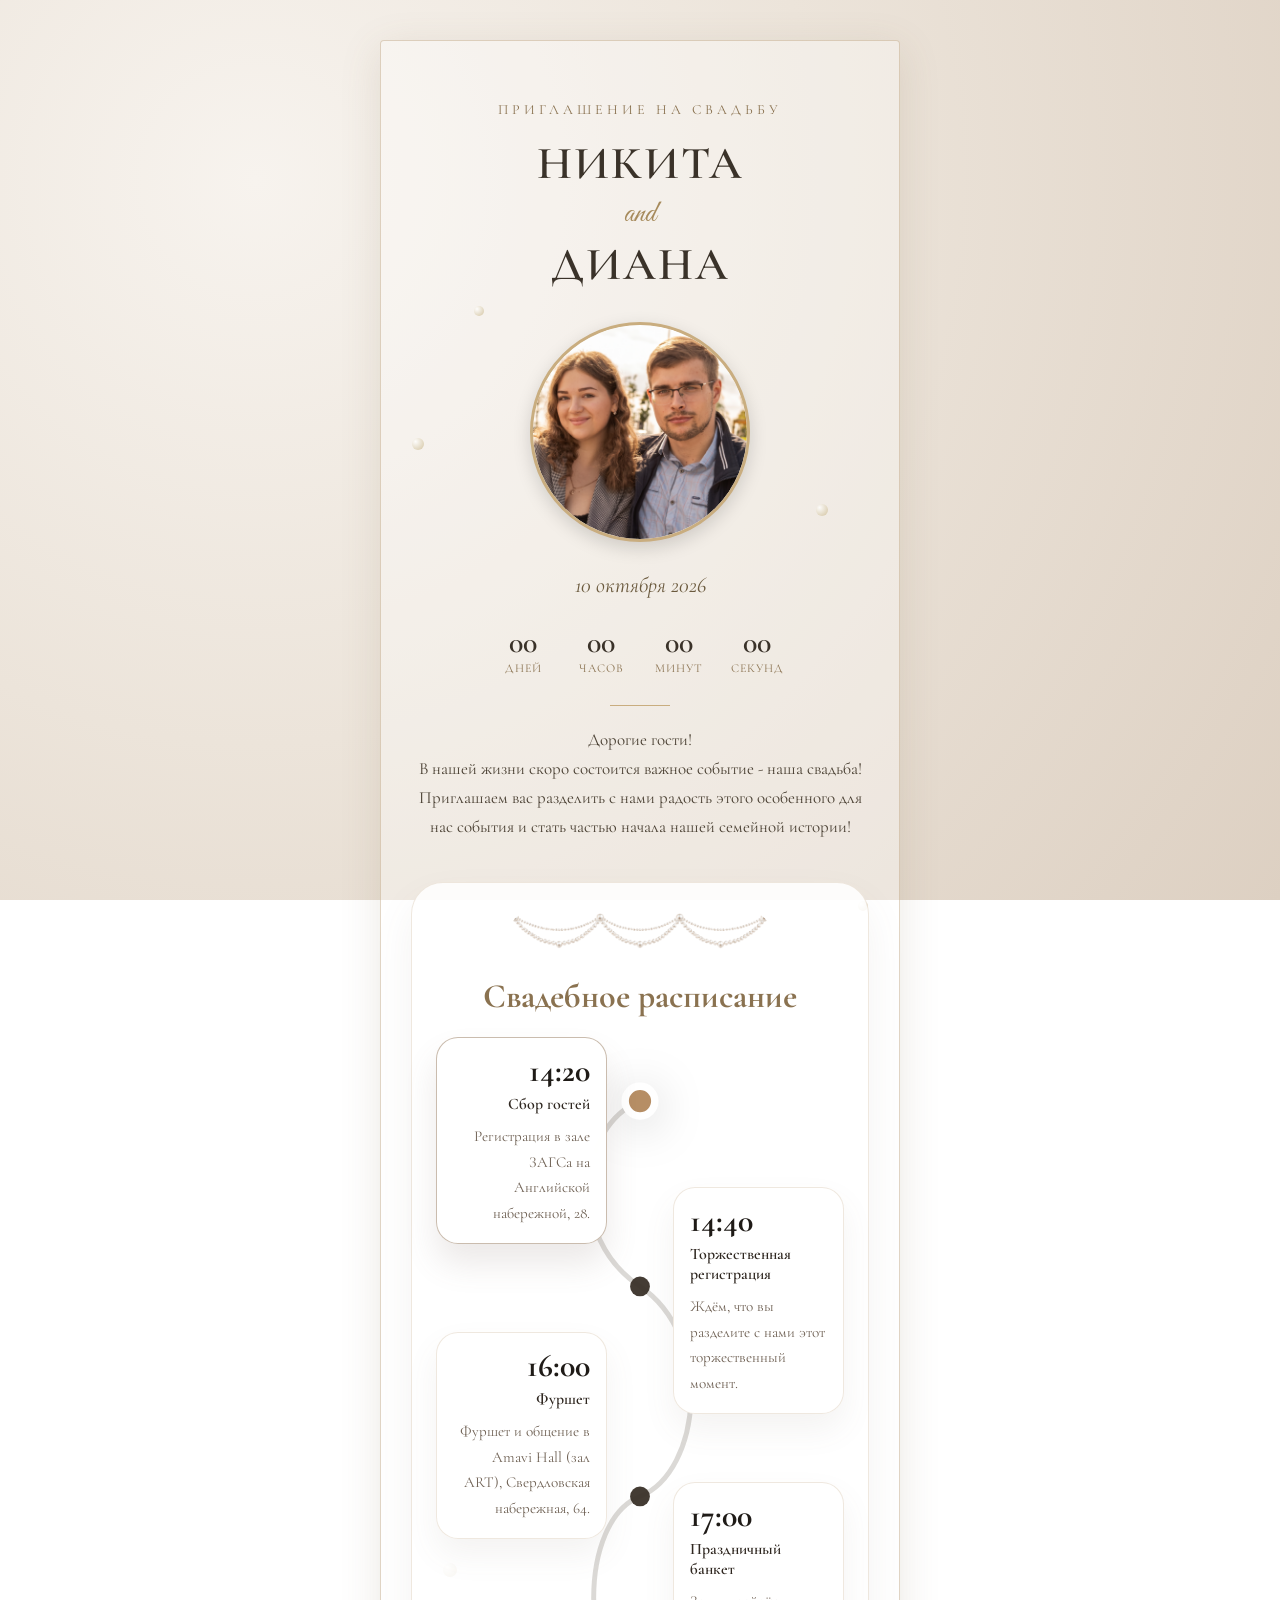
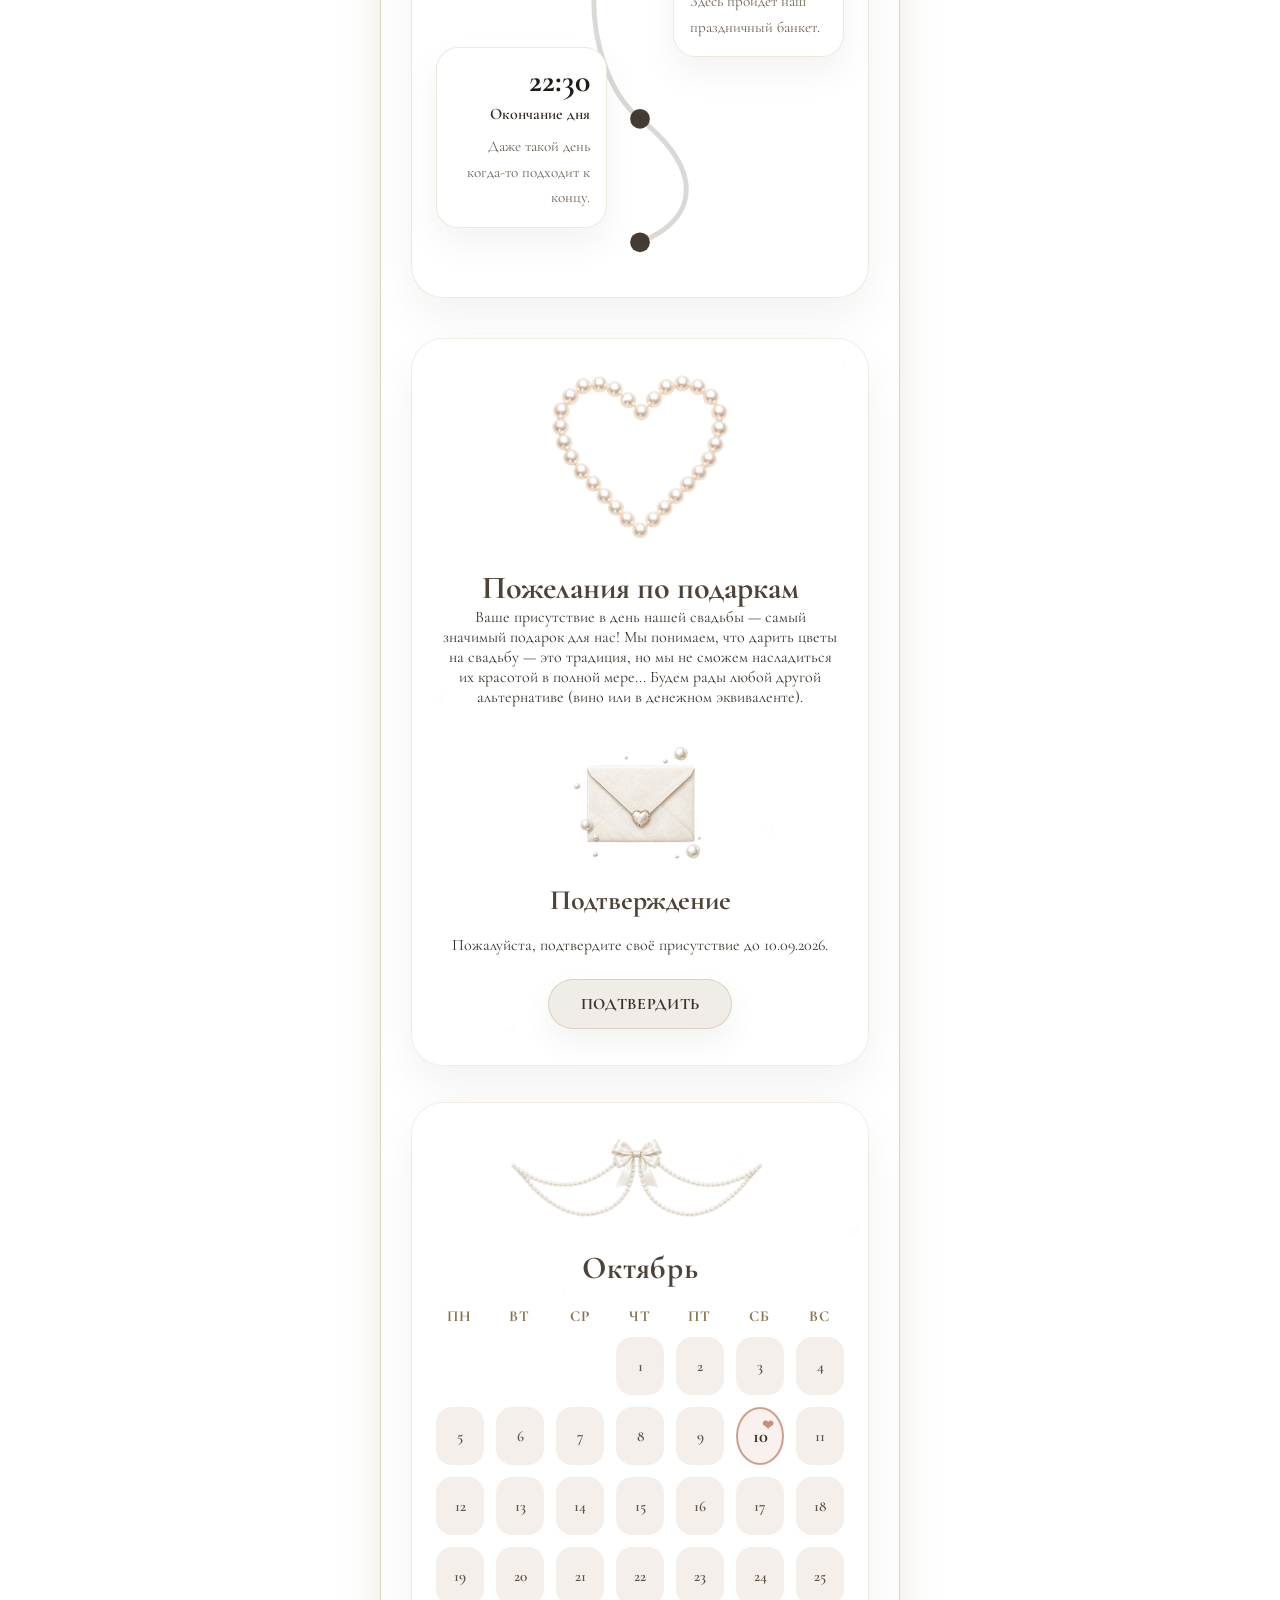
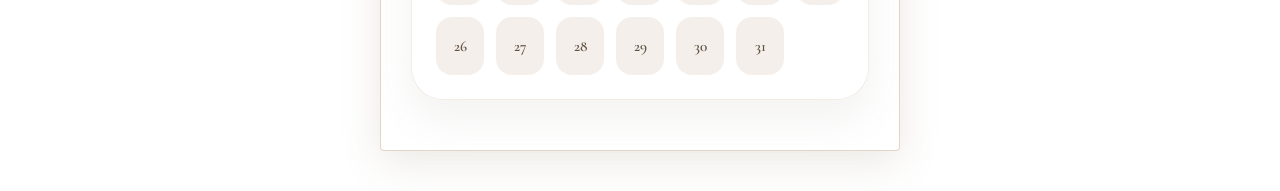
<file: index.html>
<!DOCTYPE html>
<html lang="ru">
<head>
<meta charset="UTF-8">
  <meta http-equiv="Cache-Control" content="no-cache, no-store, must-revalidate">
  <meta http-equiv="Pragma" content="no-cache">
  <meta http-equiv="Expires" content="0">
<title>Приглашение на свадьбу — Никита и Диана</title>
<style>
  @import url('https://fonts.googleapis.com/css2?family=Cormorant+Garamond:ital,wght@0,400;0,600;1,400&family=Great+Vibes&display=swap');
  * { box-sizing: border-box; margin: 0; padding: 0; }
  body {
    font-family: 'Cormorant Garamond', serif;
    background: radial-gradient(circle at 20% 20%, #f7f3ee 0%, #ece4da 45%, #ddd0c2 100%);
    background-attachment: fixed;
    color: #3a3229;
    min-height: 100vh;
    display: flex;
    justify-content: center;
    padding: 40px 16px;
  }
  .card {
    position: relative;
    width: 100%;
    max-width: 520px;
    background: rgba(255,255,255,0.35);
    border: 1px solid rgba(180,150,110,0.4);
    border-radius: 4px;
    padding: 60px 30px 50px;
    text-align: center;
    box-shadow: 0 10px 40px rgba(120,100,70,0.15);
  }
  .kicker { letter-spacing: 4px; text-transform: uppercase; font-size: 14px; color: #8a7250; margin-bottom: 18px; }
  .names { font-size: 46px; line-height: 1.2; font-weight: 600; letter-spacing: 2px; }
  .and { font-family: 'Great Vibes', cursive; font-size: 30px; color: #a68a5b; margin: 4px 0; }
  .photo-wrap {
    margin: 30px auto; width: 220px; height: 220px; border-radius: 50%; overflow: hidden;
    border: 3px solid #c9ad7f; box-shadow: 0 6px 18px rgba(0,0,0,0.15);
    display: flex; align-items: center; justify-content: center; background: #eee2d0;
    font-size: 14px; color: #a08a63;
  }
  .photo-wrap img {
    width: 100%;
    height: 100%;
    object-fit: cover;
    object-position: center 0%;
    border-radius: 50%;
    display: block;
  }
  .date { font-style: italic; font-size: 22px; margin: 10px 0 26px; color: #6b5a3e; }
  .countdown { display: flex; justify-content: center; gap: 18px; margin-bottom: 30px; }
  .countdown div { min-width: 60px; }
  .countdown .num { font-size: 30px; font-weight: 600; color: #3a3229; }
  .countdown .label { font-size: 12px; text-transform: uppercase; letter-spacing: 1px; color: #8a7250; }
  .divider { width: 60px; height: 1px; background: #c9ad7f; margin: 20px auto; }
  .details { font-size: 17px; line-height: 1.7; color: #4a4033; }
  .details b { color: #6b5a3e; }
  .schedule-section {
    margin-top: 40px;
    padding: 30px 24px;
    border-radius: 32px;
    background: rgba(255,255,255,0.86);
    border: 1px solid rgba(180,150,110,0.22);
    box-shadow: 0 20px 40px rgba(120,100,90,0.08);
  }
  .schedule-title {
    font-size: 34px;
    margin-bottom: 10px;
    color: #8a7250;
  }
  .schedule-note {
    margin: 0 0 30px;
    color: #6d5e4b;
    line-height: 1.7;
  }
  .schedule-interactive {
    position: relative;
    display: grid;
    gap: 26px;
  }
  .schedule-canvas {
    position: relative;
    width: 100%;
    min-height: 840px;
  }
  .schedule-svg {
    position: absolute;
    inset: 0;
    width: 100%;
    height: 100%;
    overflow: visible;
    pointer-events: none;
  }
  .schedule-item {
    position: absolute;
    width: min(100%, 42%);
    padding: 16px 16px;
    border-radius: 22px;
    background: rgba(255,255,255,0.98);
    border: 1px solid rgba(180,150,110,0.22);
    box-shadow: 0 16px 32px rgba(120,100,90,0.08);
    opacity: 1;
    transform: none;
    transition: transform 0.25s ease, opacity 0.25s ease, border-color 0.25s ease, box-shadow 0.25s ease;
    pointer-events: auto;
    cursor: pointer;
  }
  .schedule-svg path {
    fill: none;
    stroke: rgba(56,44,30,0.18);
    stroke-width: 4;
  }
  .schedule-dot {
    fill: #3a3229;
    opacity: 0.95;
    cursor: pointer;
    pointer-events: auto;
  }
  .schedule-thumb {
    fill: #b68e65;
    stroke: #fff;
    stroke-width: 6;
    filter: drop-shadow(0 6px 18px rgba(0,0,0,0.18));
  }
  .schedule-item.active {
    opacity: 1;
    transform: none;
    border-color: rgba(138,106,76,0.45);
    box-shadow: 0 20px 32px rgba(120,100,90,0.14);
  }
  .schedule-item.left { left: 0; text-align: right; }
  .schedule-item.right { right: 0; text-align: left; }
  .schedule-item .time {
    font-size: 2rem;
    font-weight: 700;
    color: #1f1b17;
    line-height: 1.05;
  }
  .schedule-item .event {
    margin-top: 6px;
    font-size: 1rem;
    font-weight: 600;
    color: #2f2720;
  }
  .schedule-item .desc {
    margin-top: 10px;
    color: #6f6154;
    line-height: 1.7;
    font-size: 0.95rem;
  }
  .schedule-slider {
    position: absolute;
    inset: 0;
    width: 100%;
    height: 200%;
    opacity: 0;
    cursor: default;
    z-index: 1;
    appearance: none;
    -webkit-appearance: none;
    background: transparent;
    border: none;
    pointer-events: none;
  }
  .schedule-slider::-webkit-slider-runnable-track {
    background: transparent;
    border: none;
    height: 100%;
  }
  .schedule-slider::-webkit-slider-thumb {
    appearance: none;
    -webkit-appearance: none;
    width: 24px;
    height: 24px;
    border-radius: 50%;
    background: transparent;
    border: none;
    margin-top: 0;
  }
  .schedule-slider::-moz-range-track {
    background: transparent;
    border: none;
  }
  .schedule-slider::-moz-range-thumb {
    width: 24px;
    height: 24px;
    border-radius: 50%;
    background: transparent;
    border: none;
  }
  .gift-section {
    margin-top: 40px;
    padding: 36px 30px;
    border-radius: 32px;
    background: rgba(255,255,255,0.92);
    border: 1px solid rgba(180,150,110,0.18);
    box-shadow: 0 20px 40px rgba(120,100,90,0.08);
  }
  .gift-visuals {
    display: grid;
    gap: 18px;
    place-items: center;
    margin-bottom: 24px;
  }
  .gift-image {
    width: 180px;
    max-width: 100%;
    display: block;
    margin: 0 auto;
  }
  .gift-envelope {
    width: 140px;
    height: 92px;
    margin: 28px auto 0;
    position: relative;
    background: #f7f2eb;
    border: 1px solid rgba(180,150,110,0.22);
    border-radius: 22px;
    box-shadow: 0 14px 28px rgba(120,100,90,0.08);
  }
  .gift-envelope::before {
    content: '';
    position: absolute;
    inset: 0;
    background: linear-gradient(135deg, transparent 44%, rgba(180,150,110,0.15) 44%, rgba(180,150,110,0.15) 56%, transparent 56%);
  }
  .gift-envelope::after {
    content: '';
    position: absolute;
    left: 50%;
    bottom: 16px;
    transform: translateX(-50%);
    width: 26px;
    height: 18px;
    background: #fff;
    border-radius: 0 0 10px 10px;
  }
  .gift-image,
  .gift-confirm-image {
    width: 180px;
    max-width: 100%;
    display: block;
    margin: 0 auto;
  }
  .confirm-button {
    display: inline-flex;
    align-items: center;
    justify-content: center;
    margin: 24px auto 0;
    padding: 14px 32px;
    border: 1px solid rgba(192,171,145,0.45);
    border-radius: 28px;
    background: #F0EDE8;
    color: #3a3229;
    font-family: 'Cormorant Garamond', serif;
    font-size: 1rem;
    font-weight: 700;
    letter-spacing: 0.02em;
    text-transform: uppercase;
    box-shadow: 0 14px 28px rgba(120,100,90,0.08);
    cursor: pointer;
    transition: transform 0.2s ease, box-shadow 0.2s ease, background-color 0.2s ease, border-color 0.2s ease;
  }
  .confirm-button:hover {
    background: #F5F1ED;
    border-color: rgba(192,171,145,0.6);
    box-shadow: 0 18px 34px rgba(120,100,90,0.12);
    transform: translateY(-1px);
  }
  .confirm-button:active {
    transform: translateY(0);
    box-shadow: 0 12px 20px rgba(120,100,90,0.1);
  }
  .popup-overlay {
    position: fixed;
    inset: 0;
    background: rgba(16, 20, 28, 0.45);
    display: grid;
    place-items: center;
    padding: 24px;
    visibility: hidden;
    opacity: 0;
    transition: opacity 0.25s ease, visibility 0.25s ease;
    z-index: 1000;
  }
  .popup-overlay.active {
    visibility: visible;
    opacity: 1;
  }
  .popup-modal {
    width: min(100%, 460px);
    background: rgba(255,255,255,0.97);
    border-radius: 28px;
    box-shadow: 0 28px 70px rgba(0,0,0,0.15);
    padding: 32px 30px 28px;
    position: relative;
    transform: translateY(12px);
    transition: transform 0.25s ease;
  }
  .popup-overlay.active .popup-modal {
    transform: translateY(0);
  }
  .popup-close {
    position: absolute;
    top: 16px;
    right: 16px;
    width: 36px;
    height: 36px;
    border: none;
    border-radius: 50%;
    background: rgba(255,255,255,0.95);
    color: #4a4033;
    font-size: 1.2rem;
    cursor: pointer;
    box-shadow: 0 8px 18px rgba(120,100,90,0.12);
  }
  .popup-title {
    margin: 0 0 8px;
    font-family: 'Cormorant Garamond', serif;
    font-size: 1.75rem;
    color: #4f4338;
    text-align: center;
  }
  .popup-text {
    margin: 0 0 24px;
    color: #6f6154;
    line-height: 1.75;
    text-align: center;
  }
  .popup-form {
    display: grid;
    gap: 16px;
  }
  .popup-form input {
    width: 100%;
    padding: 14px 16px;
    border: 1px solid rgba(180,150,110,0.24);
    border-radius: 18px;
    background: #fbf7f2;
    color: #3a3229;
    font: inherit;
  }
  .popup-submit {
    width: 100%;
    padding: 14px 16px;
    border: 1px solid rgba(192,171,145,0.45);
    border-radius: 28px;
    background: #F0EDE8;
    color: #3a3229;
    font-family: 'Cormorant Garamond', serif;
    font-weight: 700;
    text-transform: uppercase;
    cursor: pointer;
    transition: transform 0.2s ease, box-shadow 0.2s ease, background-color 0.2s ease;
  }
  .popup-submit:hover {
    background: #F5F1ED;
  }
  .gift-title {
    margin: 0;
    font-size: 2rem;
    color: #4f4338;
  }
  .gift-title_small {
    margin-top: 0;
    font-size: 1.75rem;
  }
  .confirm-heading {
    display: flex;
    flex-direction: column;
    align-items: center;
    justify-content: center;
    gap: 12px;
    margin: 32px auto 18px;
  }
  .confirm-heading .gift-confirm-image {
    width: 144px;
    height: auto;
    margin: 0;
  }
  .calendar-section {
    margin-top: 36px;
    padding: 32px 24px 24px;
    border-radius: 32px;
    background: rgba(255,255,255,0.92);
    border: 1px solid rgba(180,150,110,0.18);
    box-shadow: 0 20px 40px rgba(120,100,90,0.08);
  }
  .calendar-title {
    margin: 0 0 20px;
    font-size: 2rem;
    color: #4f4338;
    text-align: center;
    letter-spacing: 0.02em;
  }
  .schedule-image-wrap,
  .calendar-image-wrap {
    text-align: center;
    margin: 0 auto 22px;
  }
  .schedule-image,
  .calendar-image {
    max-width: 260px;
    width: 100%;
    border-radius: 24px;
    display: inline-block;
  }
  .calendar-grid {
    display: grid;
    grid-template-columns: repeat(7, minmax(0, 1fr));
    gap: 12px;
    text-align: center;
    font-size: 0.95rem;
  }
  .calendar-weekday {
    color: #8a7250;
    font-weight: 700;
    text-transform: uppercase;
    letter-spacing: 0.08em;
  }
  .calendar-day {
    min-height: 58px;
    border-radius: 16px;
    display: grid;
    place-items: center;
    color: #5f5245;
    background: rgba(242,236,229,0.8);
    font-weight: 600;
  }
  .calendar-day.empty {
    background: transparent;
    box-shadow: none;
  }
  .calendar-day.marked {
    position: relative;
    background: rgba(195,138,115,0.12);
    color: #3a3229;
    border: 2px solid rgba(195,138,115,0.8);
    border-radius: 50%;
    box-shadow: none;
    font-size: 1.15rem;
    font-weight: 700;
    z-index: 1;
  }
  .calendar-day.marked::after {
    content: '❤';
    position: absolute;
    right: 8px;
    top: 8px;
    font-size: 0.85rem;
    color: rgba(195,138,115,0.95);
  }
  .calendar-note {
    margin: 18px auto 0;
    max-width: 700px;
    color: #6f6154;
    font-size: 0.96rem;
    line-height: 1.7;
    text-align: center;
  }
  .schedule-markers {
    display: grid;
    grid-template-columns: repeat(5, 1fr);
    gap: 12px;
    margin-top: 14px;
  }
  .schedule-marker {
    text-align: center;
    color: #7a6653;
    font-size: 0.8rem;
  }
  .schedule-marker.active {
    color: #3a3229;
    font-weight: 700;
  }
  @media (max-width: 760px) {
    /* Make the card occupy the full viewport on small screens */
    html, body {
      height: 100%;
      margin: 0;
      padding: 0;
    }
    body {
      padding: 0;
      display: block;
      background-attachment: scroll;
    }
    .card {
      width: min(100%, calc(100vw - 32px));
      max-width: 520px;
      min-height: auto;
      margin: 16px auto;
      border-radius: 28px;
      padding: 28px 18px;
      box-shadow: 0 10px 30px rgba(120,100,90,0.12);
      border: 1px solid rgba(180,150,110,0.18);
      display: block;
      background: rgba(255,255,255,0.96);
    }
    .card__content { padding-bottom: 40px; }
    .names { font-size: 34px; letter-spacing: 1px; }
    .and { font-size: 24px; margin: 6px 0; }
    .photo-wrap { width: 160px; height: 160px; margin: 18px auto; }
    .date { font-size: 18px; margin: 10px 0 18px; }
    .countdown { flex-wrap: wrap; gap: 12px; margin-bottom: 18px; }
    .countdown .num { font-size: 22px; }
    .countdown .label { font-size: 10px; }
    .details { font-size: 15px; line-height: 1.6; padding: 0 6px; }
    .schedule-section, .gift-section, .calendar-section { margin-top: 20px; padding: 20px 14px; }
    .schedule-title, .calendar-title { font-size: 24px; }
    .schedule-note { display: none; }
    .schedule-canvas { min-height: 560px; }
    .schedule-item { width: 100%; left: 0; right: 0; text-align: left; }
    .schedule-item.left::before, .schedule-item.right::before { display: none; }
    .schedule-item .time { font-size: 1.6rem; }
    .schedule-item .event { font-size: 0.95rem; }
    .schedule-item .desc { font-size: 0.9rem; }
    .gift-image, .gift-confirm-image, .schedule-image, .calendar-image { max-width: 200px; width: 100%; }
    .confirm-button { padding: 12px 22px; }
    .calendar-grid { gap: 10px; }
    .calendar-day { min-height: 48px; font-size: 0.9rem; }
    .calendar-day.marked { font-size: 1rem; }
    .schedule-markers { display: none; }
  }
  .pearls {
    position: absolute;
    inset: 0;
    pointer-events: none;
    z-index: 0;
  }
  .pearl {
    position: absolute;
    width: 10px;
    height: 10px;
    border-radius: 50%;
    background: radial-gradient(circle at 30% 30%, #fff, #cbb98f);
    opacity: 0.8;
  }
  .card__content {
    position: relative;
    z-index: 1;
  }
</style>
</head>
<body>
  <div class="card" id="card">
    <div class="pearls">
      <div class="pearl" style="left: 6%; top: 12%; width: 12px; height: 12px;"></div>
      <div class="pearl" style="left: 18%; top: 8%; width: 10px; height: 10px;"></div>
      <div class="pearl" style="left: 84%; top: 14%; width: 12px; height: 12px;"></div>
      <div class="pearl" style="left: 92%; top: 26%; width: 10px; height: 10px;"></div>
      <div class="pearl" style="left: 12%; top: 46%; width: 14px; height: 14px;"></div>
      <div class="pearl" style="left: 80%; top: 46%; width: 10px; height: 10px;"></div>
      <div class="pearl" style="left: 88%; top: 58%; width: 9px; height: 9px;"></div>
      <div class="pearl" style="left: 10%; top: 68%; width: 11px; height: 11px;"></div>
      <div class="pearl" style="left: 24%; top: 78%; width: 11px; height: 11px;"></div>
      <div class="pearl" style="left: 34%; top: 86%; width: 10px; height: 10px;"></div>
      <div class="pearl" style="left: 52%; top: 88%; width: 12px; height: 12px;"></div>
      <div class="pearl" style="left: 68%; top: 82%; width: 12px; height: 12px;"></div>
      <div class="pearl" style="left: 74%; top: 72%; width: 10px; height: 10px;"></div>
      <div class="pearl" style="left: 90%; top: 84%; width: 13px; height: 13px;"></div>
    </div>
    <div class="card__content">
      <div class="kicker">Приглашение на свадьбу</div>
      <div class="names">НИКИТА</div>
      <div class="and">and</div>
      <div class="names">ДИАНА</div>

      <div class="photo-wrap" id="photoWrap">
        <img src="d28f8cb0bceb83b308489c4063ab48d5_712bc593-d268-4181-9be0-6ac6e8e2f88a (1).jpg" alt="Никита и Диана" />
      </div>

      <div class="date">10 октября 2026</div>

      <div class="countdown" id="countdown">
        <div><div class="num" id="days">00</div><div class="label">дней</div></div>
        <div><div class="num" id="hours">00</div><div class="label">часов</div></div>
        <div><div class="num" id="mins">00</div><div class="label">минут</div></div>
        <div><div class="num" id="secs">00</div><div class="label">секунд</div></div>
      </div>

      <div class="divider"></div>

      <div class="details">
        Дорогие гости!<br>
        В нашей жизни скоро состоится важное событие - наша свадьба!<br>
        Приглашаем вас разделить с нами радость этого особенного для нас события и стать частью начала нашей семейной истории!
      </div>

      <section class="schedule-section">
        <div class="schedule-image-wrap">
          <img class="schedule-image" src="de9ad1_20260625104224.png" alt="Декоративное украшение" />
        </div>
        <h2 class="schedule-title">Свадебное расписание</h2>
        <div class="schedule-interactive">
          <div class="schedule-canvas">
            <svg viewBox="0 0 320 680" class="schedule-svg" preserveAspectRatio="xMidYMid meet">
              <path id="schedulePath" d="M 160 60 C 110 80, 100 170, 160 210 S 210 360, 160 380 S 110 520, 160 560 S 210 640, 160 660" />
              <circle class="schedule-dot" cx="160" cy="60" r="8" />
              <circle class="schedule-dot" cx="160" cy="210" r="8" />
              <circle class="schedule-dot" cx="160" cy="380" r="8" />
              <circle class="schedule-dot" cx="160" cy="560" r="8" />
              <circle class="schedule-dot" cx="160" cy="660" r="8" />
              <circle id="scheduleThumb" class="schedule-thumb" cx="160" cy="60" r="12" />
            </svg>
            <div class="schedule-item left" data-step="0" style="top: 10px; left: 0;">
              <div class="time">14:20</div>
              <div class="event">Сбор гостей</div>
              <div class="desc">Регистрация в зале ЗАГСа на Английской набережной, 28.</div>
            </div>
            <div class="schedule-item right" data-step="1" style="top: 160px; right: 0;">
              <div class="time">14:40</div>
              <div class="event">Торжественная регистрация</div>
              <div class="desc">Ждём, что вы разделите с нами этот торжественный момент.</div>
            </div>
            <div class="schedule-item left" data-step="2" style="top: 305px; left: 0;">
              <div class="time">16:00</div>
              <div class="event">Фуршет</div>
              <div class="desc">Фуршет и общение в Amavi Hall (зал ART), Свердловская набережная, 64.</div>
            </div>
            <div class="schedule-item right" data-step="3" style="top: 455px; right: 0;">
              <div class="time">17:00</div>
              <div class="event">Праздничный банкет</div>
              <div class="desc">Здесь пройдёт наш праздничный банкет.</div>
            </div>
            <div class="schedule-item left" data-step="4" style="top: 620px; left: 0;">
              <div class="time">22:30</div>
              <div class="event">Окончание дня</div>
              <div class="desc">Даже такой день когда-то подходит к концу.</div>
            </div>
            <input id="scheduleSlider" type="range" min="0" max="4" value="0" step="1" class="schedule-slider" aria-label="Выберите этап свадьбы" />
          </div>
        </div>
      </section>

      <section class="gift-section">
        <div class="gift-visuals">
          <img class="gift-image" src="de9ad1_20260625104940.png" alt="Подарок" />
        </div>
        <h2 class="gift-title">Пожелания по подаркам</h2>
        <p class="gift-text">Ваше присутствие в день нашей свадьбы — самый значимый подарок для нас! Мы понимаем, что дарить цветы на свадьбу — это традиция, но мы не сможем насладиться их красотой в полной мере... Будем рады любой другой альтернативе (вино или в денежном эквиваленте).</p>
        <h2 class="gift-title gift-title_small confirm-heading">
          <img class="gift-confirm-image" src="b47b2f_20260603091950.png" alt="Конверт" />
          Подтверждение
        </h2>
        <p class="gift-text">Пожалуйста, подтвердите своё присутствие до 10.09.2026.</p>
        <button class="confirm-button" type="button">Подтвердить</button>
      </section>
      <section class="calendar-section">
        <div class="calendar-image-wrap">
          <img class="calendar-image" src="de9ad1_20260625103653.png" alt="Праздничное фото" />
        </div>
        <h2 class="calendar-title">Октябрь</h2>
        <div class="calendar-grid">
          <div class="calendar-weekday">Пн</div>
          <div class="calendar-weekday">Вт</div>
          <div class="calendar-weekday">Ср</div>
          <div class="calendar-weekday">Чт</div>
          <div class="calendar-weekday">Пт</div>
          <div class="calendar-weekday">Сб</div>
          <div class="calendar-weekday">Вс</div>
          <div class="calendar-day empty"></div>
          <div class="calendar-day empty"></div>
          <div class="calendar-day empty"></div>
          <div class="calendar-day">1</div>
          <div class="calendar-day">2</div>
          <div class="calendar-day">3</div>
          <div class="calendar-day">4</div>
          <div class="calendar-day">5</div>
          <div class="calendar-day">6</div>
          <div class="calendar-day">7</div>
          <div class="calendar-day">8</div>
          <div class="calendar-day">9</div>
          <div class="calendar-day marked">10</div>
          <div class="calendar-day">11</div>
          <div class="calendar-day">12</div>
          <div class="calendar-day">13</div>
          <div class="calendar-day">14</div>
          <div class="calendar-day">15</div>
          <div class="calendar-day">16</div>
          <div class="calendar-day">17</div>
          <div class="calendar-day">18</div>
          <div class="calendar-day">19</div>
          <div class="calendar-day">20</div>
          <div class="calendar-day">21</div>
          <div class="calendar-day">22</div>
          <div class="calendar-day">23</div>
          <div class="calendar-day">24</div>
          <div class="calendar-day">25</div>
          <div class="calendar-day">26</div>
          <div class="calendar-day">27</div>
          <div class="calendar-day">28</div>
          <div class="calendar-day">29</div>
          <div class="calendar-day">30</div>
          <div class="calendar-day">31</div>
        </div>
      </section>
    </div>
  </div>

<script>
  const target = new Date('2026-10-10T00:00:00');
  function tick(){
    const now = new Date();
    let diff = target - now;
    if (diff < 0) diff = 0;
    const d = Math.floor(diff/86400000);
    const h = Math.floor(diff%86400000/3600000);
    const m = Math.floor(diff%3600000/60000);
    const s = Math.floor(diff%60000/1000);
    document.getElementById('days').textContent = String(d).padStart(2,'0');
    document.getElementById('hours').textContent = String(h).padStart(2,'0');
    document.getElementById('mins').textContent = String(m).padStart(2,'0');
    document.getElementById('secs').textContent = String(s).padStart(2,'0');
  }

  const schedulePoints = [
    { x: 160, y: 60 },
    { x: 160, y: 210 },
    { x: 160, y: 380 },
    { x: 160, y: 560 },
    { x: 160, y: 660 },
  ];
  const thumb = document.getElementById('scheduleThumb');
  const slider = document.getElementById('scheduleSlider');
  const items = Array.from(document.querySelectorAll('.schedule-item'));
  const markers = Array.from(document.querySelectorAll('.schedule-marker'));
  const dots = Array.from(document.querySelectorAll('.schedule-dot'));

  function updateSchedule(step) {
    const point = schedulePoints[step];
    thumb.setAttribute('cx', point.x);
    thumb.setAttribute('cy', point.y);
    items.forEach(item => {
      item.classList.toggle('active', Number(item.dataset.step) === step);
    });
    markers.forEach(marker => {
      marker.classList.toggle('active', Number(marker.dataset.step) === step);
    });
    slider.value = step;
  }

  dots.forEach((dot, index) => {
    dot.addEventListener('click', () => updateSchedule(index));
  });

  items.forEach(item => {
    item.addEventListener('click', () => updateSchedule(Number(item.dataset.step)));
  });

  slider.addEventListener('input', (event) => {
    updateSchedule(Number(event.target.value));
  });

  updateSchedule(0);
  tick();
  setInterval(tick, 1000);

  const confirmButton = document.querySelector('.confirm-button');

    const GOOGLE_SHEETS_WEB_APP_URL = 'https://script.google.com/macros/s/AKfycbzROQJd9ywlq2fE6vXm_ym-nzk6aMcgGPvwBjbXprWRI3Q4e2wrKlXjKLwApjdTNN93/exec';
    // Google Form URL — откроется при нажатии на кнопку "Подтвердить"
    const GOOGLE_FORM_URL = 'https://docs.google.com/forms/d/e/1FAIpQLSfd13Tz9jEdk8UcKiCuh6LgA6T7kXBZN206Z3Z3ZvcAJLGLWg/viewform?usp=publish-editor';

  function saveConfirmation(data) {
    const key = 'weddingConfirmations';
    const stored = localStorage.getItem(key);
    const list = stored ? JSON.parse(stored) : [];
    list.push({
      ...data,
      savedAt: new Date().toISOString(),
    });
    localStorage.setItem(key, JSON.stringify(list));
  }

  async function sendToGoogleSheets(data) {
    if (!GOOGLE_SHEETS_WEB_APP_URL || GOOGLE_SHEETS_WEB_APP_URL.includes('YOUR_WEB_APP_ID')) {
      console.warn('Google Sheets URL не настроен.');
      return { success: false, error: 'Google Sheets URL не настроен.' };
    }

    try {
      const response = await fetch(GOOGLE_SHEETS_WEB_APP_URL, {
        method: 'POST',
        mode: 'cors',
        cache: 'no-cache',
        credentials: 'omit',
        headers: {
          'Content-Type': 'application/json',
        },
        body: JSON.stringify(data),
      });

      if (!response.ok) {
        const text = await response.text();
        throw new Error(`HTTP ${response.status}: ${text}`);
      }

      const result = await response.json().catch(() => null);
      return { success: true, result };
    } catch (error) {
      console.warn('Не удалось отправить данные в Google Таблицу:', error);
      return { success: false, error: error.message };
    }
  }

  if (confirmButton) {
    confirmButton.addEventListener('click', () => {
      try {
        window.open(GOOGLE_FORM_URL, '_blank', 'noopener');
      } catch (e) {
        window.location.href = GOOGLE_FORM_URL;
      }
    });
  }
</script>
</body>
</html>
</file>
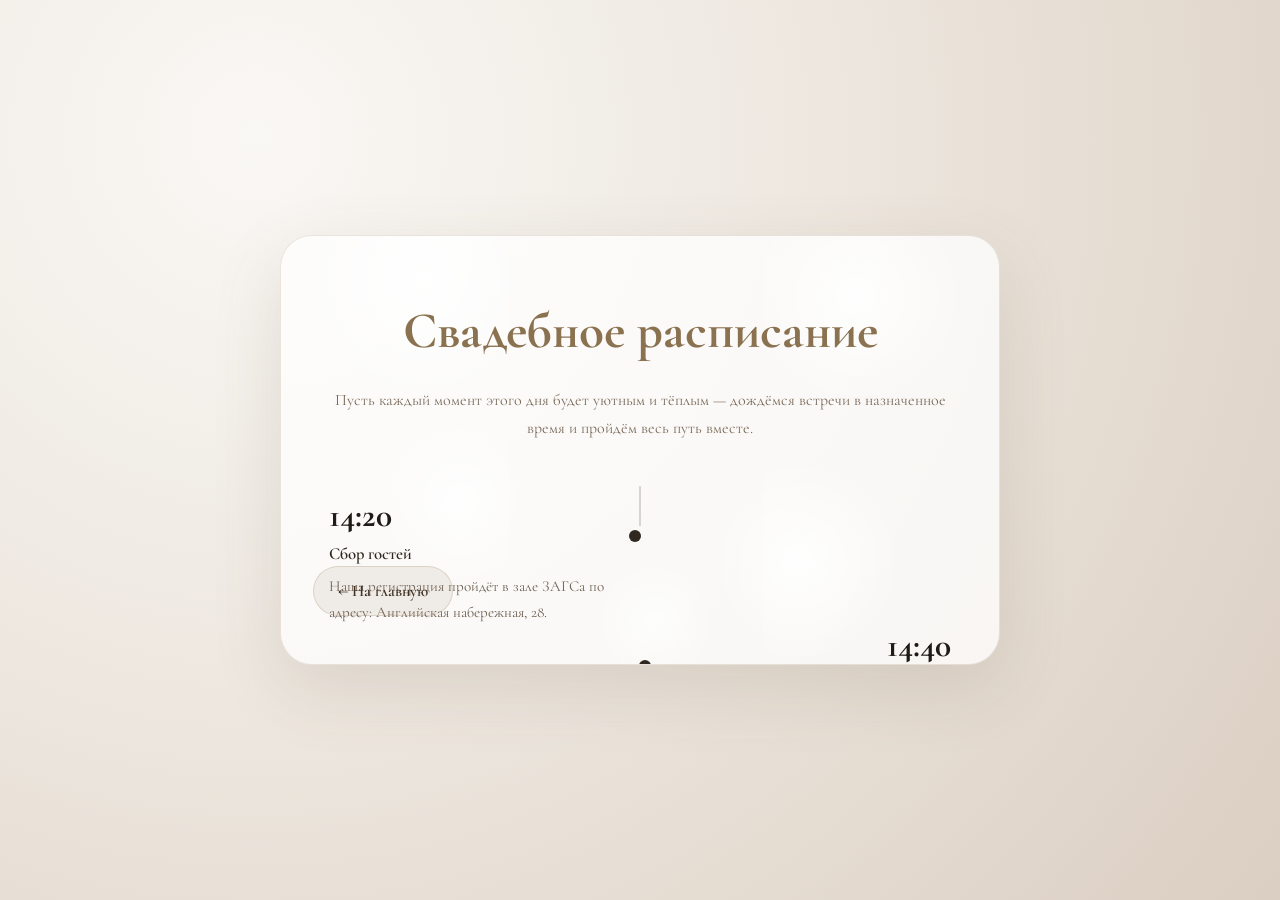
<file: schedule.html>
<!DOCTYPE html>
<html lang="ru">
<head>
<meta charset="UTF-8">
<title>Свадебное расписание — Никита и Диана</title>
<style>
  @import url('https://fonts.googleapis.com/css2?family=Cormorant+Garamond:ital,wght@0,400;0,600;1,400&family=Great+Vibes&display=swap');
  * { box-sizing: border-box; margin: 0; padding: 0; }
  body {
    min-height: 100vh;
    background: radial-gradient(circle at 20% 15%, #faf8f5 0%, #ede7df 45%, #dbcec2 100%);
    display: flex;
    align-items: center;
    justify-content: center;
    padding: 40px 16px;
    font-family: 'Cormorant Garamond', serif;
    color: #3a3229;
  }
  .page {
    position: relative;
    width: min(100%, 720px);
    background: rgba(255,255,255,0.75);
    border: 1px solid rgba(160,138,108,0.22);
    border-radius: 32px;
    box-shadow: 0 24px 70px rgba(100,80,60,0.14);
    padding: 64px 32px 48px;
    overflow: hidden;
  }
  .page::before {
    content: "";
    position: absolute;
    inset: 0;
    background-image:
      radial-gradient(circle at 20% 10%, rgba(255,255,255,0.95) 0, transparent 18%),
      radial-gradient(circle at 80% 14%, rgba(255,255,255,0.92) 0, transparent 16%),
      radial-gradient(circle at 25% 62%, rgba(255,255,255,0.9) 0, transparent 14%),
      radial-gradient(circle at 72% 76%, rgba(255,255,255,0.94) 0, transparent 17%),
      radial-gradient(circle at 52% 90%, rgba(255,255,255,0.88) 0, transparent 14%);
    pointer-events: none;
    opacity: 0.95;
  }
  h1 {
    position: relative;
    font-size: clamp(2.4rem, 4vw, 3.6rem);
    text-align: center;
    color: #8a7250;
    margin-bottom: 24px;
    z-index: 1;
  }
  .note {
    position: relative;
    max-width: 620px;
    margin: 0 auto 44px;
    color: #7b6b5b;
    font-size: 1rem;
    line-height: 1.75;
    text-align: center;
    z-index: 1;
  }
  .timeline {
    position: relative;
    width: 100%;
    max-width: 680px;
    margin: 0 auto;
    padding: 20px 0;
    z-index: 1;
  }
  .timeline::after {
    content: "";
    position: absolute;
    left: 50%;
    top: 0;
    transform: translateX(-50%);
    width: 2px;
    height: 100%;
    background: rgba(56,44,30,0.18);
  }
  .timeline-item {
    position: absolute;
    display: grid;
    gap: 10px;
    width: 48%;
    padding: 0 16px;
  }
  .timeline-item .time {
    font-size: 2.1rem;
    font-weight: 700;
    line-height: 1.05;
    color: #1f1b17;
  }
  .timeline-item .title {
    font-size: 1.05rem;
    font-weight: 600;
    color: #2f2820;
  }
  .timeline-item .desc {
    font-size: 0.95rem;
    color: #6f6154;
    line-height: 1.7;
  }
  .timeline-item::before {
    content: "";
    position: absolute;
    top: 32px;
    width: 12px;
    height: 12px;
    border-radius: 50%;
    background: #2f2820;
  }
  .timeline-item.left {
    left: 0;
  }
  .timeline-item.right {
    right: 0;
    text-align: right;
  }
  .timeline-item.left::before {
    left: calc(100% + 2px);
  }
  .timeline-item.right::before {
    right: calc(100% + 2px);
  }
  .item-1 { top: 12px; }
  .item-2 { top: 142px; }
  .item-3 { top: 286px; }
  .item-4 { top: 430px; }
  .item-5 { top: 574px; }
  .back-link {
    position: relative;
    display: inline-flex;
    margin: 40px auto 0;
    padding: 14px 24px;
    border-radius: 999px;
    background: rgba(138,106,76,0.1);
    color: #3f3224;
    text-decoration: none;
    font-weight: 600;
    border: 1px solid rgba(138,106,76,0.2);
    z-index: 1;
    transition: transform 0.2s ease;
  }
  .back-link:hover {
    transform: translateY(-1px);
  }
</style>
</head>
<body>
  <div class="page">
    <h1>Свадебное расписание</h1>
    <p class="note">Пусть каждый момент этого дня будет уютным и тёплым — дождёмся встречи в назначенное время и пройдём весь путь вместе.</p>
    <div class="timeline">
      <div class="timeline-item left item-1">
        <div class="time">14:20</div>
        <div class="title">Сбор гостей</div>
        <div class="desc">Наша регистрация пройдёт в зале ЗАГСа по адресу: Английская набережная, 28.</div>
      </div>
      <div class="timeline-item right item-2">
        <div class="time">14:40</div>
        <div class="title">Торжественная регистрация</div>
        <div class="desc">Ждём, что вы разделите с нами этот торжественный момент.</div>
      </div>
      <div class="timeline-item left item-3">
        <div class="time">16:00</div>
        <div class="title">Фуршет</div>
        <div class="desc">Время пролетит незаметно за фуршетом и общением с друзьями гостей в банкетном зале Amavi Hall (зал ART) по адресу: Свердловская набережная, 64.</div>
      </div>
      <div class="timeline-item right item-4">
        <div class="time">17:00</div>
        <div class="title">Праздничный банкет</div>
        <div class="desc">Здесь пройдёт наш праздничный банкет.</div>
      </div>
      <div class="timeline-item left item-5">
        <div class="time">22:30</div>
        <div class="title">Окончание праздничного дня</div>
        <div class="desc">Даже такой день может когда-то подойти к концу.</div>
      </div>
    </div>
    <a class="back-link" href="index.html">← На главную</a>
  </div>
</body>
</html>
</file>
